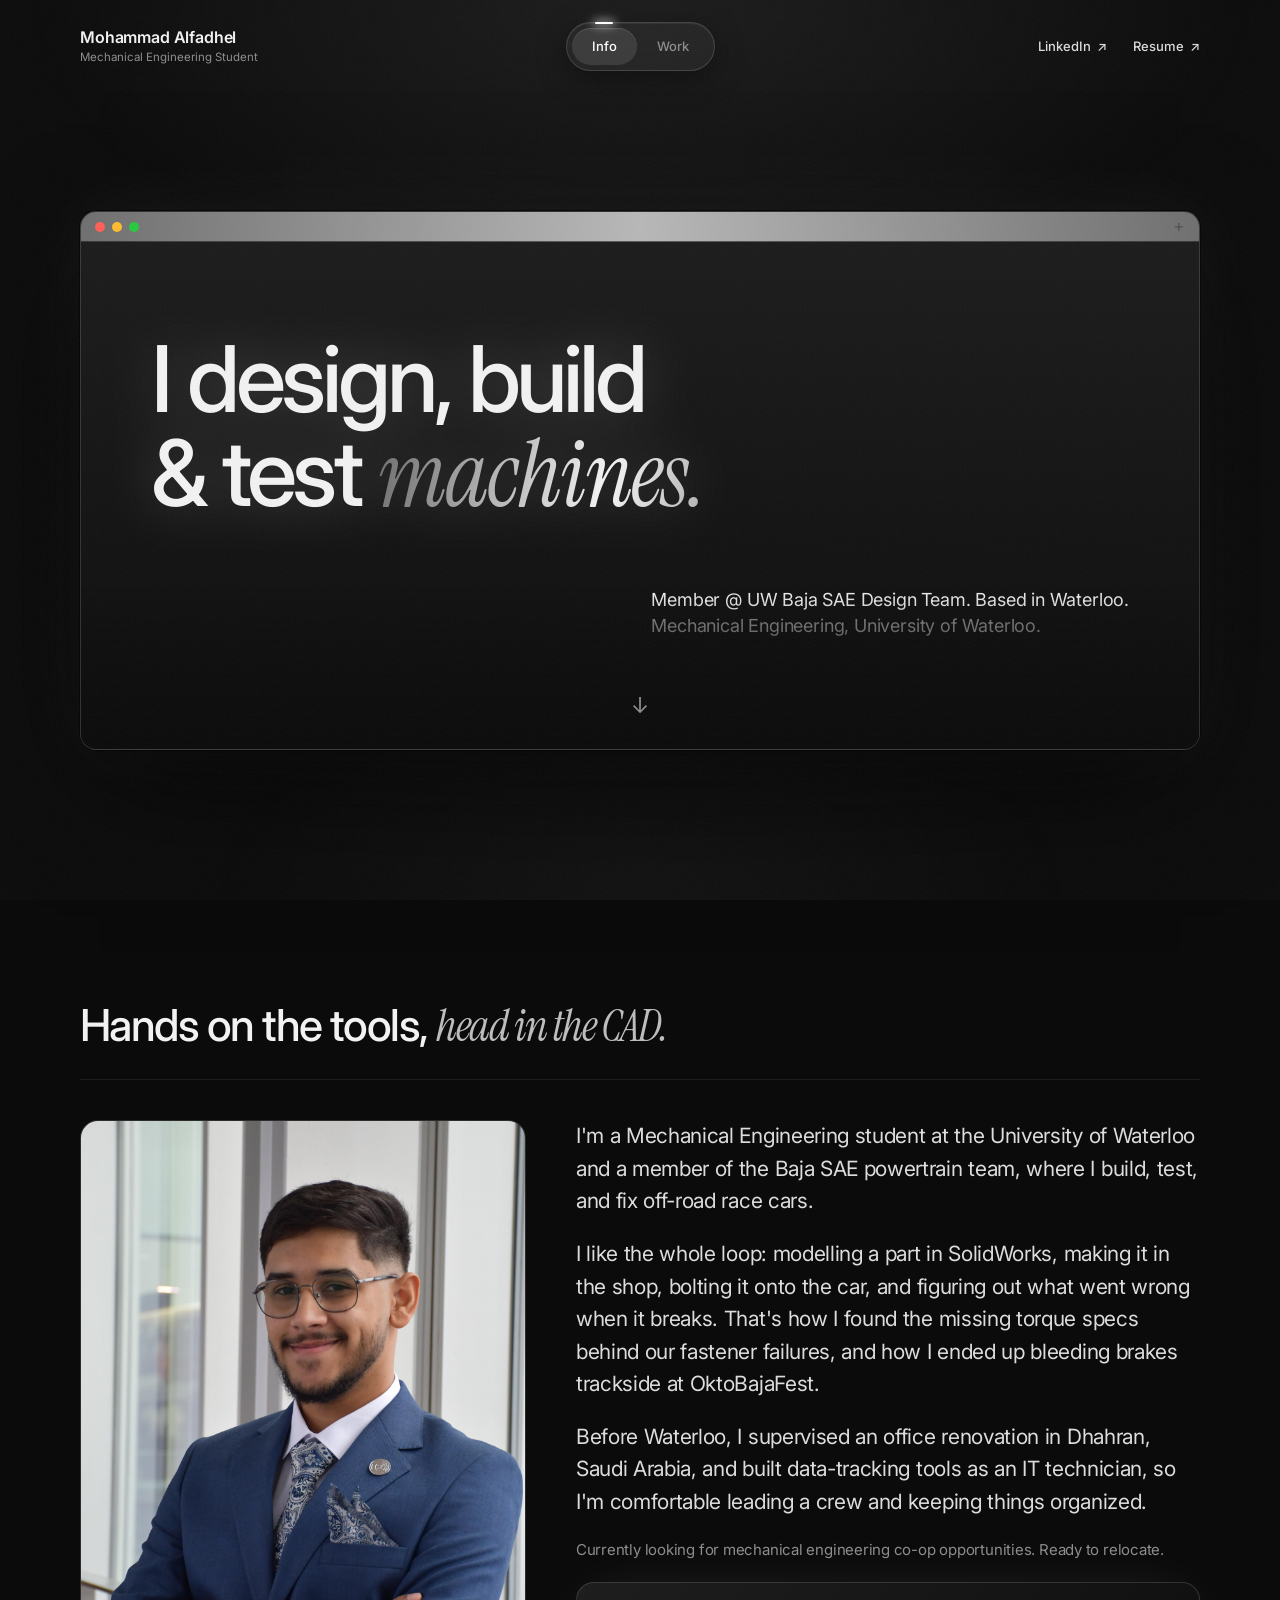
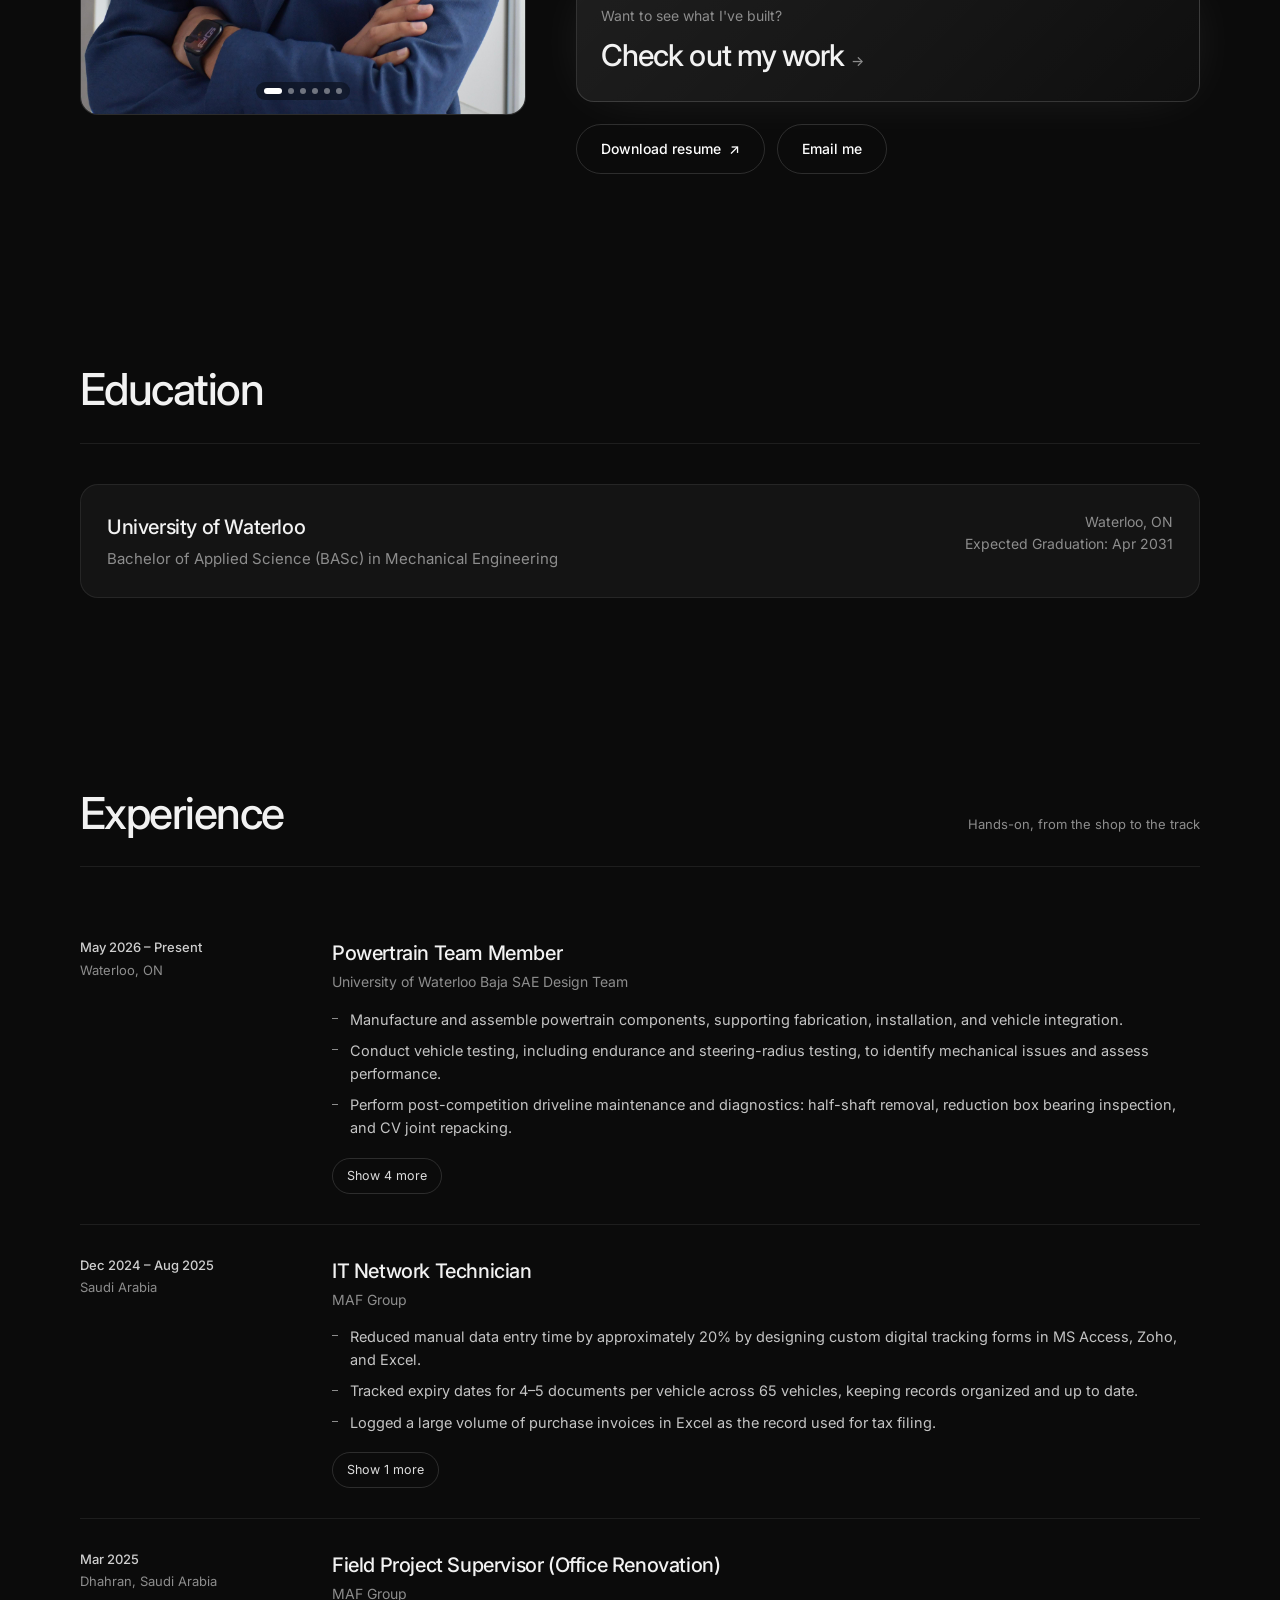
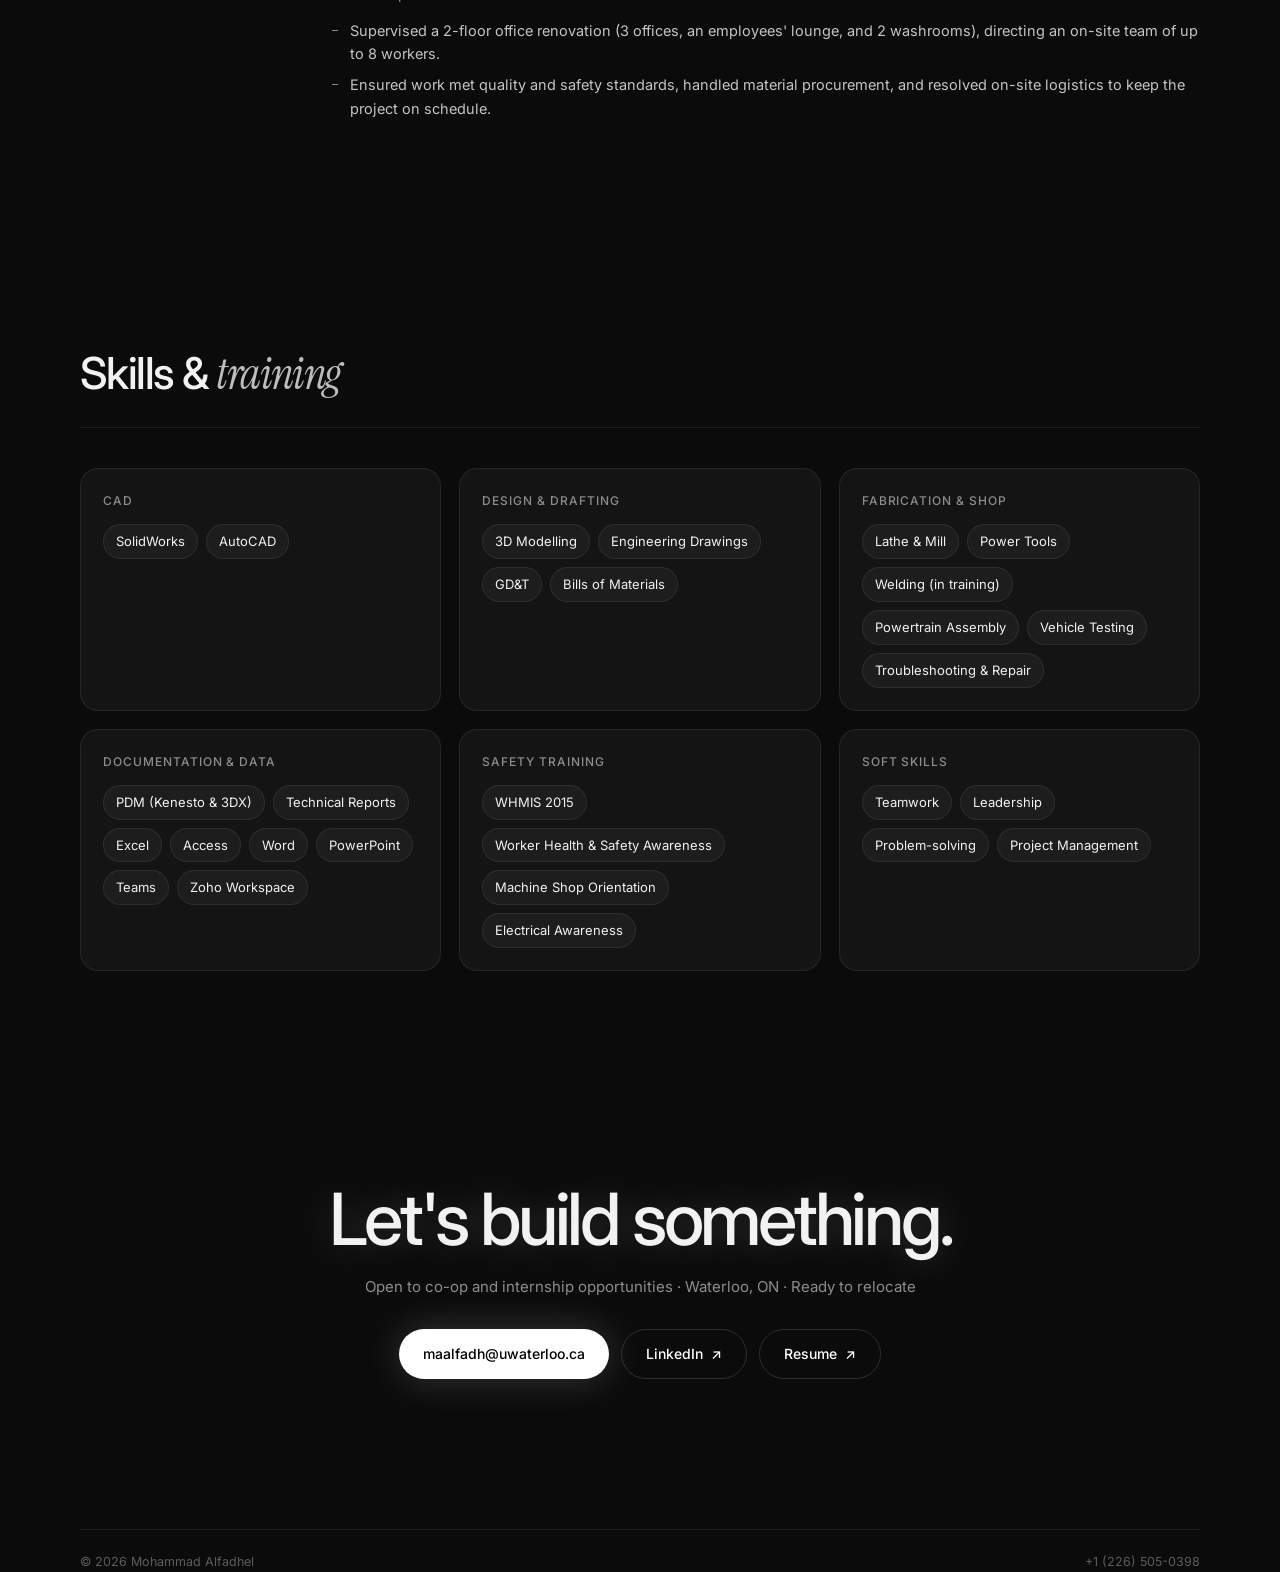
<file: index.html>
<!doctype html>
<html lang="en">
<head>
  <meta charset="utf-8">
  <meta name="viewport" content="width=device-width, initial-scale=1">
  <title>Mohammad Alfadhel — Mechanical Engineering</title>
  <meta name="description" content="Portfolio of Mohammad Alfadhel, Mechanical Engineering student at the University of Waterloo and member of the UW Baja SAE Design Team.">
  <link rel="icon" href="data:image/svg+xml,%3Csvg xmlns='http://www.w3.org/2000/svg' viewBox='0 0 32 32'%3E%3Crect width='32' height='32' rx='8' fill='%23111'/%3E%3Ctext x='16' y='22' font-family='Georgia' font-style='italic' font-size='18' fill='white' text-anchor='middle'%3EM%3C/text%3E%3C/svg%3E">
  <link rel="preconnect" href="https://fonts.googleapis.com">
  <link rel="preconnect" href="https://fonts.gstatic.com" crossorigin>
  <link href="https://fonts.googleapis.com/css2?family=Inter:wght@300;400;500;600&family=Instrument+Serif:ital@0;1&display=swap" rel="stylesheet">
  <link rel="stylesheet" href="css/style.css">
</head>
<body data-page="info">
  <header class="site-header" id="header"></header>

  <main>
    <section class="hero">
      <div class="wrap">
        <div class="browser">
          <div class="browser-bar"><i></i><i></i><i></i><b>+</b></div>
          <div class="browser-body">
            <h1 class="headline" id="hero-headline"></h1>
            <div class="hero-intro" id="hero-intro"></div>
          </div>
          <a class="scroll-cue" href="#about" aria-label="Scroll to about">↓</a>
        </div>
      </div>
    </section>

    <section id="about">
      <div class="wrap">
        <div class="section-head reveal"><h2>Hands on the tools, <em>head in the CAD.</em></h2></div>
        <div class="about">
          <div class="portrait reveal" id="portrait"></div>
          <div class="about-text reveal">
            <!-- Edit your bio here -->
            <p>I'm a Mechanical Engineering student at the University of Waterloo and a member of the Baja SAE powertrain team, where I build, test, and fix off-road race cars.</p>
            <p>I like the whole loop: modelling a part in SolidWorks, making it in the shop, bolting it onto the car, and figuring out what went wrong when it breaks. That's how I found the missing torque specs behind our fastener failures, and how I ended up bleeding brakes trackside at OktoBajaFest.</p>
            <p>Before Waterloo, I supervised an office renovation in Dhahran, Saudi Arabia, and built data-tracking tools as an IT technician, so I'm comfortable leading a crew and keeping things organized.</p>
            <p class="muted">Currently looking for mechanical engineering co-op opportunities. Ready to relocate.</p>

            <a class="work-cta" href="work.html">
              <span>Want to see what I've built?</span>
              <strong>Check out my work <span class="go">→</span></strong>
            </a>

            <div class="btn-row" style="justify-content:flex-start">
              <a class="btn ghost" href="resume.pdf" target="_blank" rel="noopener">Download resume <span class="arrow">↗</span></a>
              <a class="btn ghost" href="mailto:maalfadh@uwaterloo.ca">Email me</a>
            </div>
          </div>
        </div>
      </div>
    </section>

    <section>
      <div class="wrap">
        <div class="section-head reveal"><h2>Education</h2></div>
        <div class="edu reveal" id="edu"></div>
      </div>
    </section>

    <section>
      <div class="wrap">
        <div class="section-head reveal"><h2>Experience</h2><span>Hands-on, from the shop to the track</span></div>
        <div class="timeline" id="experience"></div>
      </div>
    </section>

    <section>
      <div class="wrap">
        <div class="section-head reveal"><h2>Skills &amp; <em>training</em></h2></div>
        <div class="skills" id="skills"></div>
      </div>
    </section>
  </main>

  <footer id="footer"></footer>

  <script src="js/data.js"></script>
  <script src="js/main.js"></script>
</body>
</html>
</file>
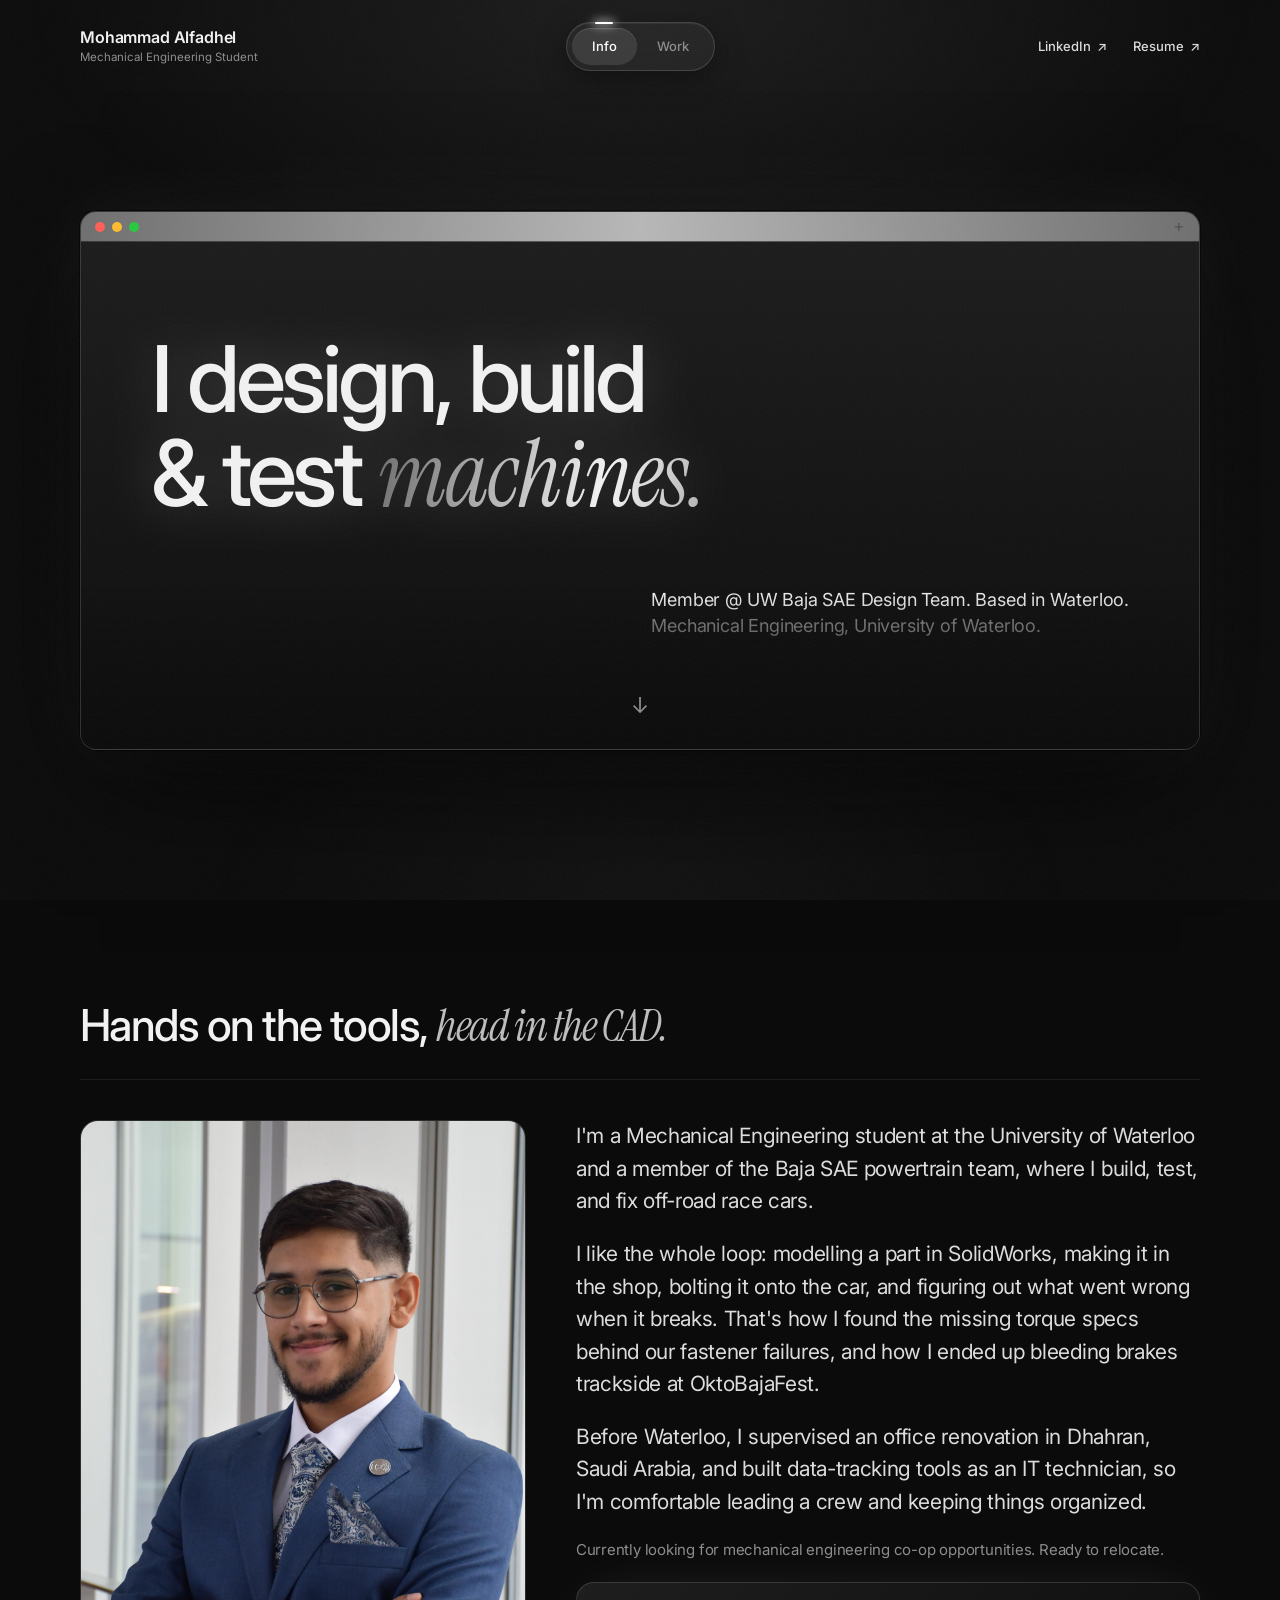
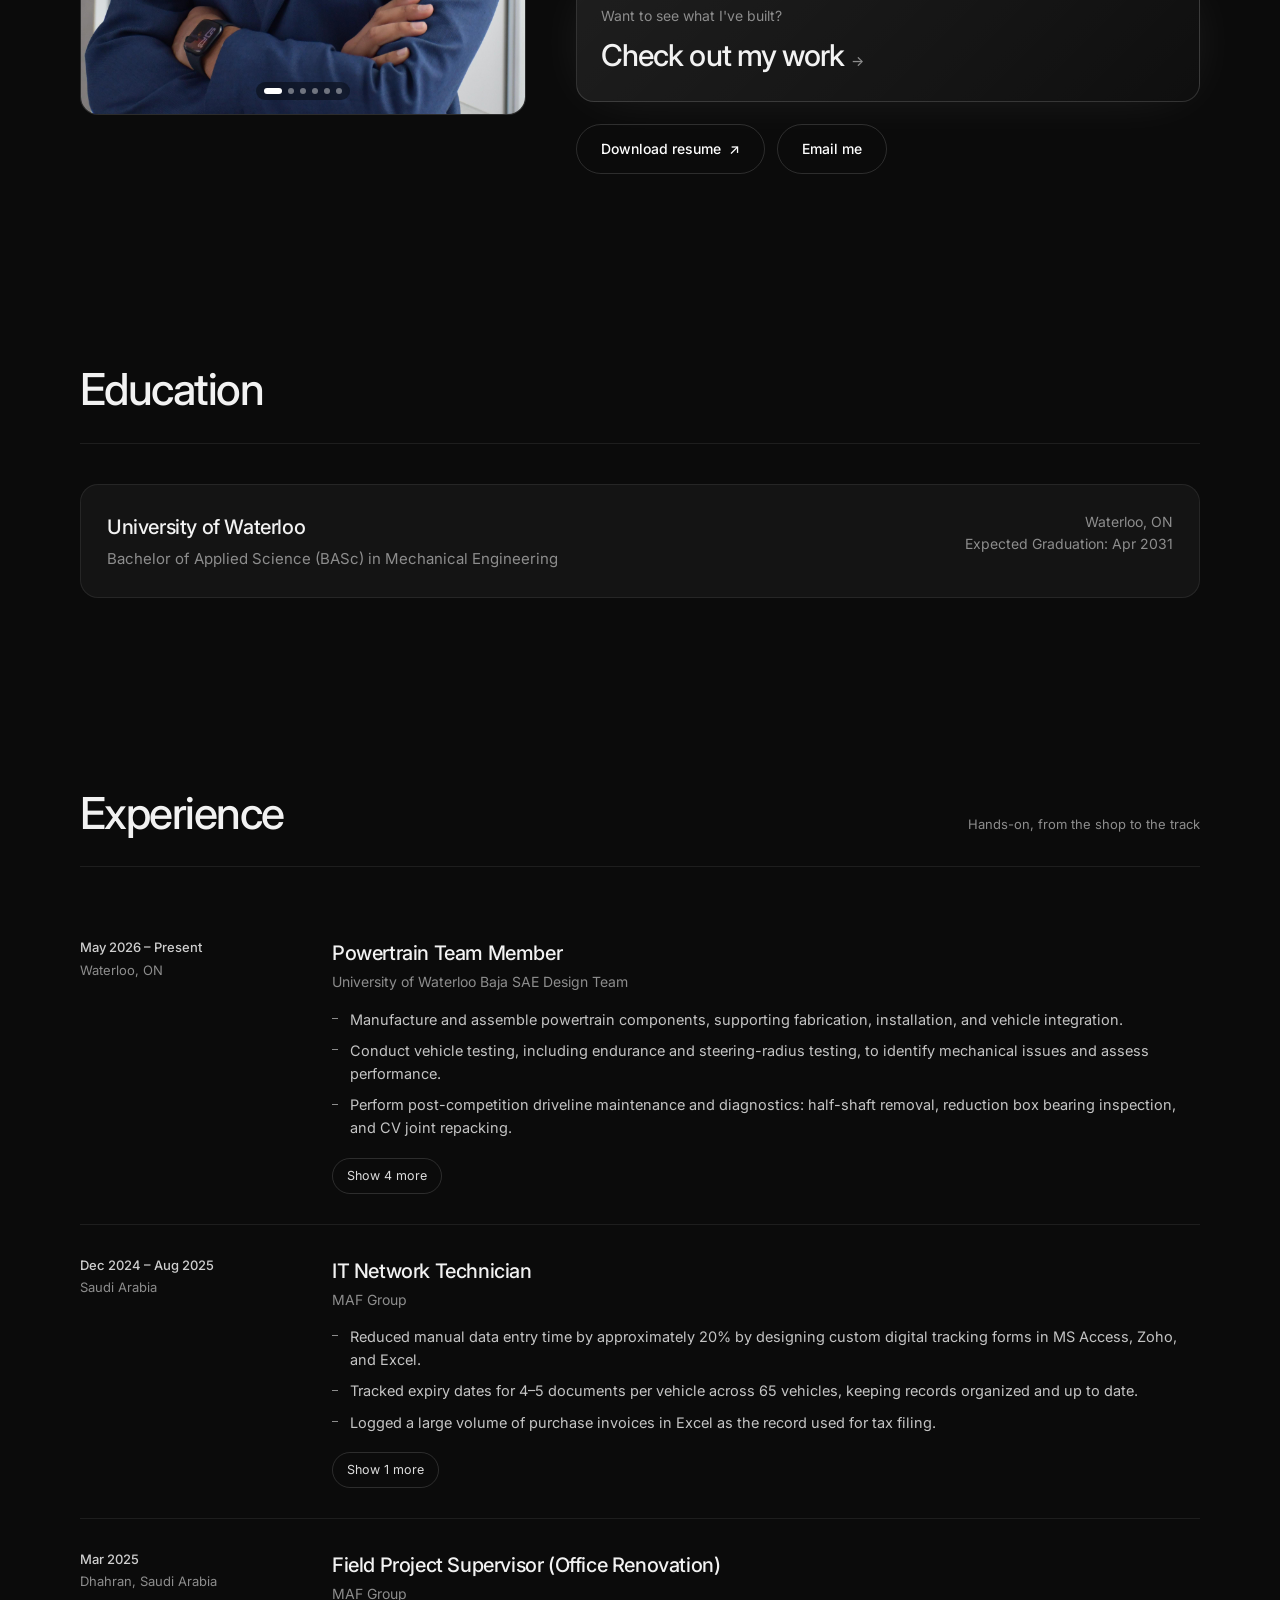
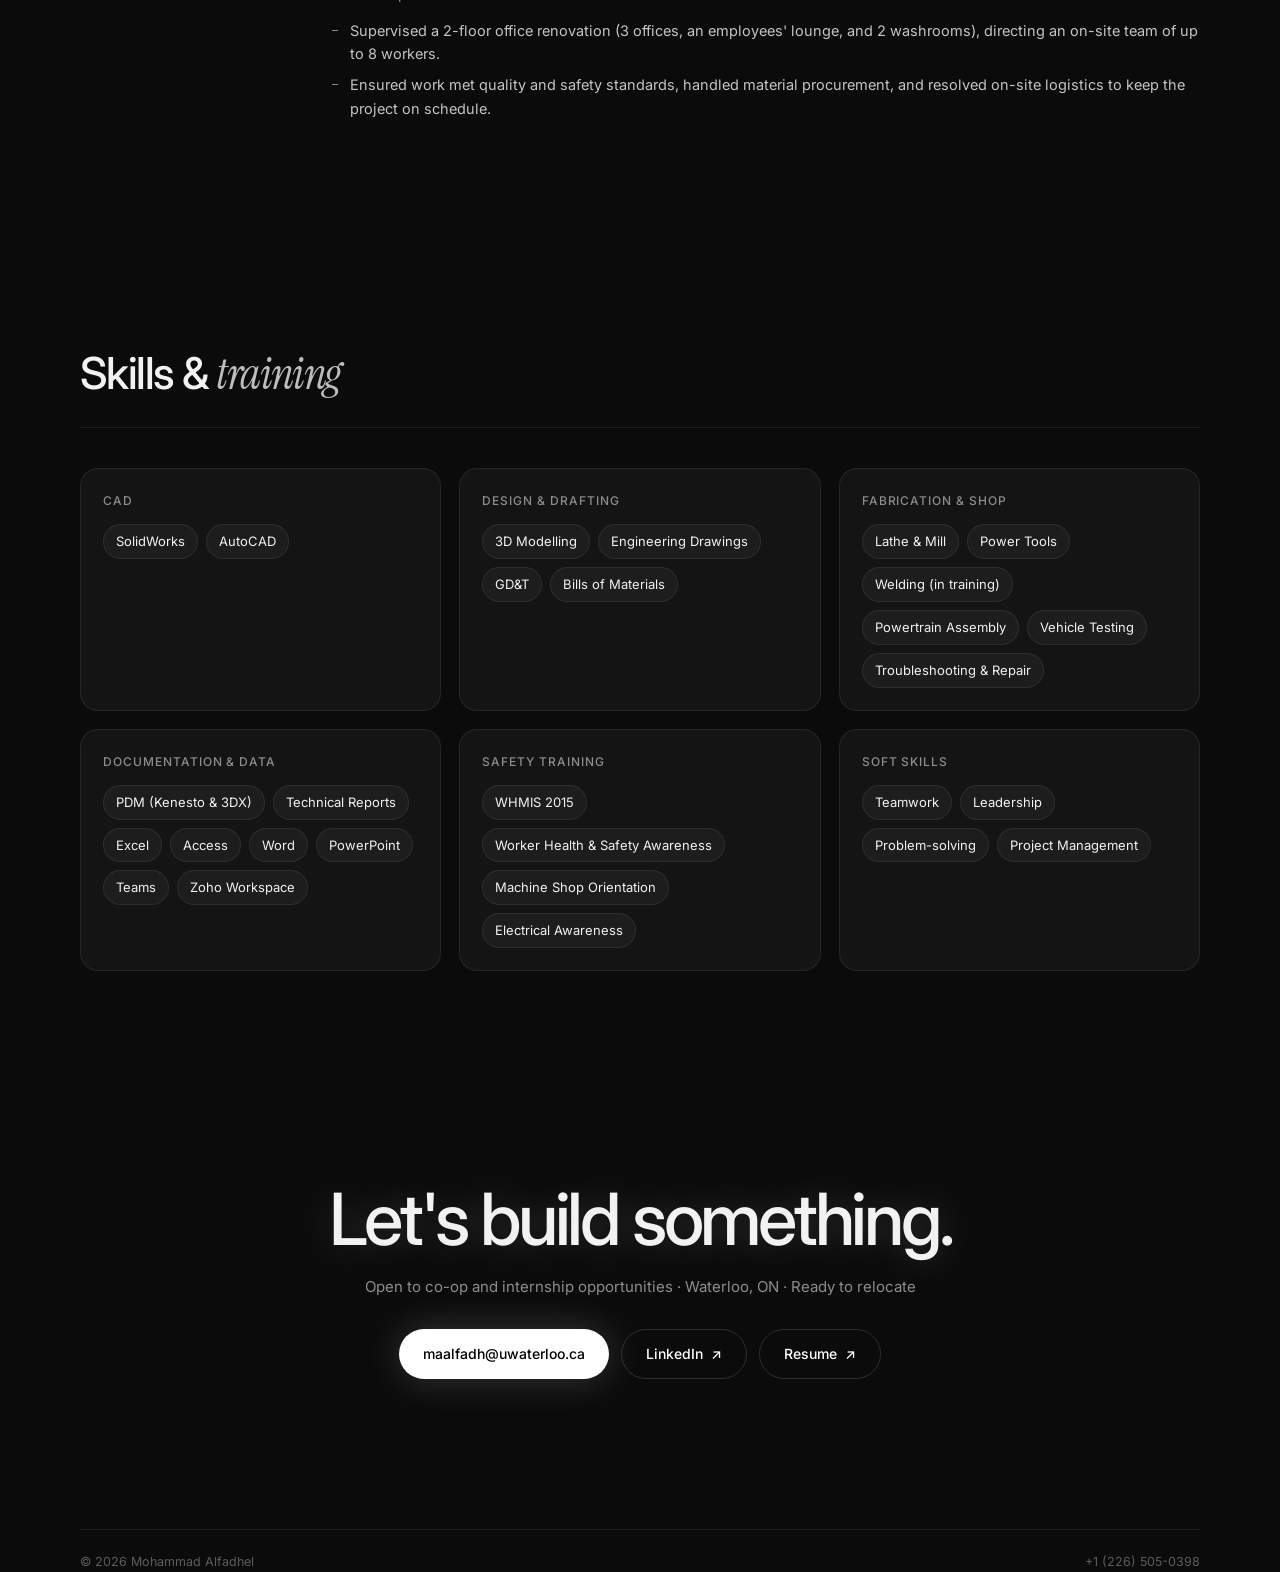
<file: info.html>
<!doctype html>
<!-- The Info page is now the home page (index.html). This file just forwards old links there. -->
<html lang="en">
<head>
  <meta charset="utf-8">
  <meta http-equiv="refresh" content="0; url=index.html">
  <link rel="canonical" href="index.html">
  <title>Mohammad Alfadhel</title>
</head>
<body style="background:#0b0b0b">
  <script>location.replace("index.html");</script>
</body>
</html>
</file>
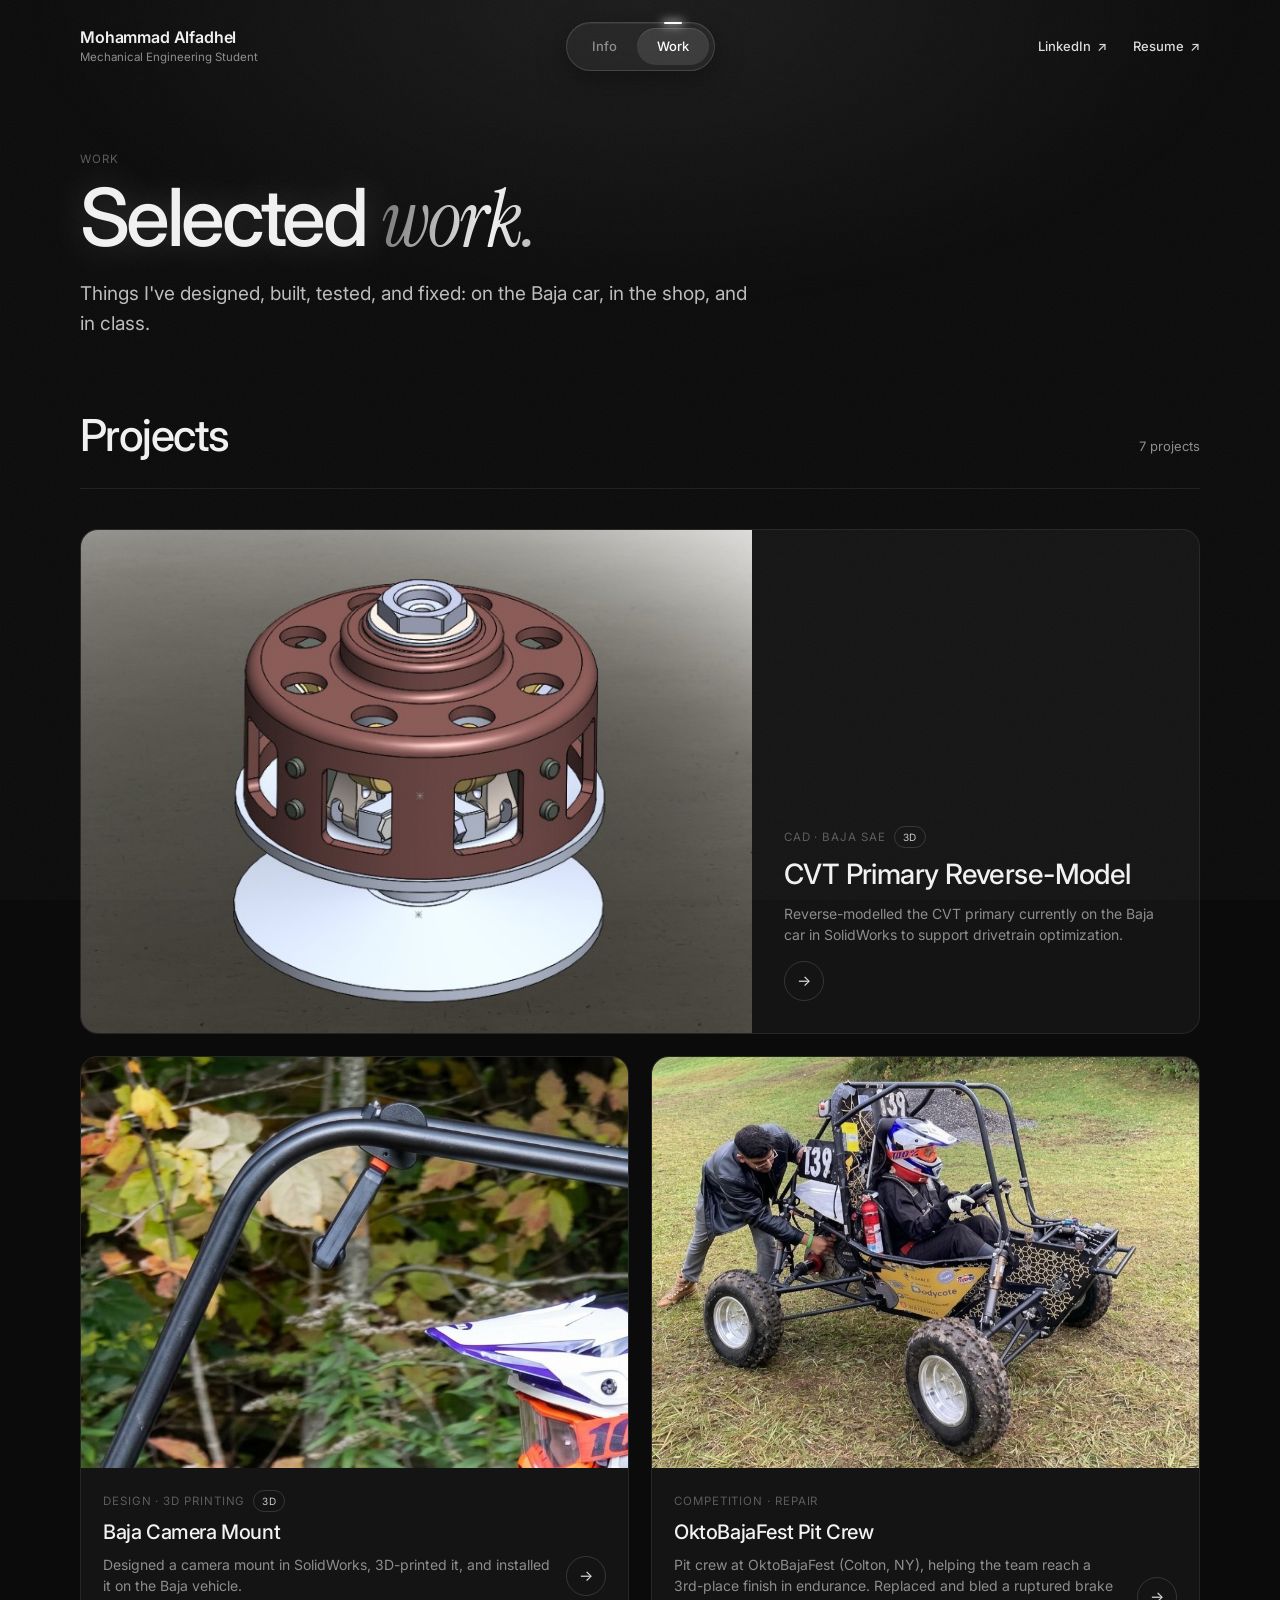
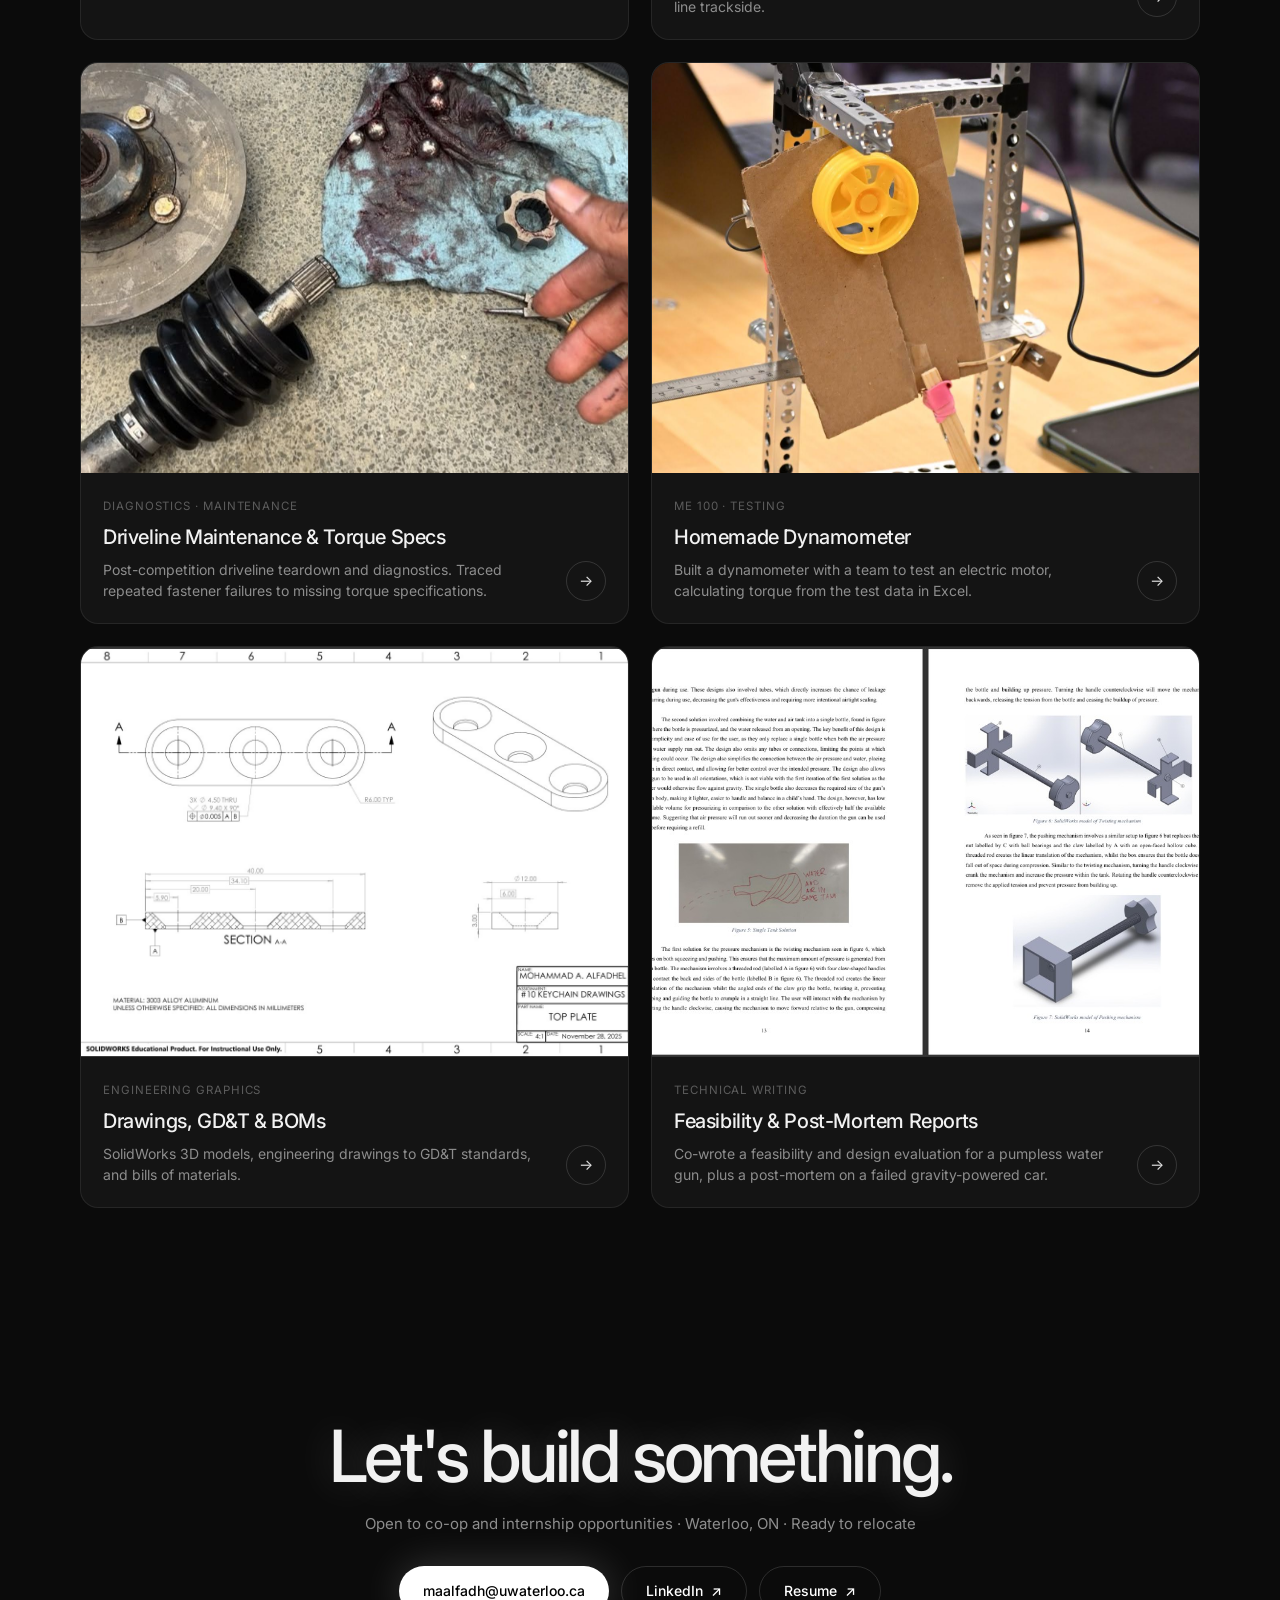
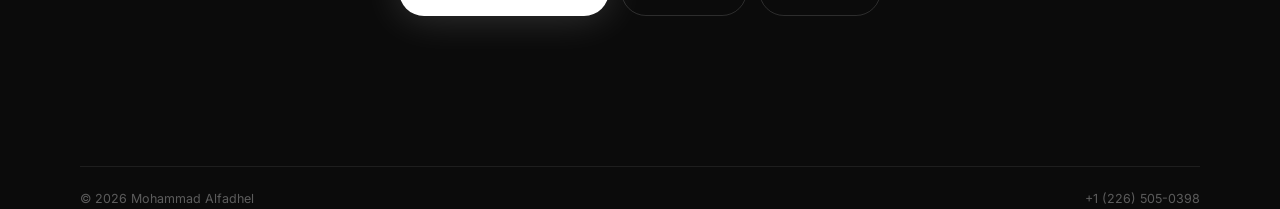
<file: work.html>
<!doctype html>
<html lang="en">
<head>
  <meta charset="utf-8">
  <meta name="viewport" content="width=device-width, initial-scale=1">
  <title>Work — Mohammad Alfadhel</title>
  <link rel="icon" href="data:image/svg+xml,%3Csvg xmlns='http://www.w3.org/2000/svg' viewBox='0 0 32 32'%3E%3Crect width='32' height='32' rx='8' fill='%23111'/%3E%3Ctext x='16' y='22' font-family='Georgia' font-style='italic' font-size='18' fill='white' text-anchor='middle'%3EM%3C/text%3E%3C/svg%3E">
  <link rel="preconnect" href="https://fonts.googleapis.com">
  <link rel="preconnect" href="https://fonts.gstatic.com" crossorigin>
  <link href="https://fonts.googleapis.com/css2?family=Inter:wght@300;400;500;600&family=Instrument+Serif:ital@0;1&display=swap" rel="stylesheet">
  <link rel="stylesheet" href="css/style.css">
</head>
<body data-page="work">
  <header class="site-header" id="header"></header>

  <main class="page-fade">
    <section class="project-hero wrap">
      <div class="tag reveal">Work</div>
      <h1 class="reveal">Selected <span class="accent">work.</span></h1>
      <p class="lead reveal">Things I've designed, built, tested, and fixed: on the Baja car, in the shop, and in class.</p>
    </section>

    <section style="padding-top:20px">
      <div class="wrap">
        <div class="section-head reveal"><h2>Projects</h2><span id="work-count"></span></div>
        <div class="grid" id="projects"></div>
      </div>
    </section>
  </main>

  <footer id="footer"></footer>

  <script src="js/data.js"></script>
  <script src="js/main.js"></script>
</body>
</html>
</file>
<file: css/style.css>
/* ================== Base ================== */
:root {
  --bg: #0b0b0b;
  --panel: #141414;
  --panel-2: #1a1a1a;
  --line: rgba(255, 255, 255, 0.08);
  --line-2: rgba(255, 255, 255, 0.14);
  --text: #f2f2f2;
  --muted: #8d8d8d;
  --dim: #5c5c5c;
  --radius: 18px;
  --sans: "Inter", system-ui, -apple-system, "Segoe UI", Roboto, sans-serif;
  --serif: "Instrument Serif", "Times New Roman", Georgia, serif;
  --ease: cubic-bezier(0.22, 1, 0.36, 1);
}

* { box-sizing: border-box; }
html { scroll-behavior: smooth; }
body {
  margin: 0;
  background: var(--bg);
  color: var(--text);
  font-family: var(--sans);
  font-size: 15px;
  line-height: 1.6;
  -webkit-font-smoothing: antialiased;
  overflow-x: hidden;
}
/* soft spotlight + grain */
body::before {
  content: "";
  position: fixed;
  inset: 0;
  pointer-events: none;
  z-index: -1;
  background:
    radial-gradient(ellipse 70% 50% at 50% 0%, rgba(255,255,255,0.07), transparent 70%),
    radial-gradient(ellipse 50% 40% at 50% 100%, rgba(255,255,255,0.03), transparent 70%);
}
body::after {
  content: "";
  position: fixed;
  inset: 0;
  pointer-events: none;
  z-index: 100;
  opacity: 0.05;
  background-image: url("data:image/svg+xml,%3Csvg xmlns='http://www.w3.org/2000/svg' width='160' height='160'%3E%3Cfilter id='n'%3E%3CfeTurbulence type='fractalNoise' baseFrequency='0.9' numOctaves='2' stitchTiles='stitch'/%3E%3C/filter%3E%3Crect width='100%25' height='100%25' filter='url(%23n)'/%3E%3C/svg%3E");
}
a { color: inherit; text-decoration: none; }
img { max-width: 100%; display: block; }
::selection { background: #fff; color: #000; }

.wrap { width: min(1120px, 100% - 48px); margin-inline: auto; }

/* ================== Header ================== */
.site-header {
  position: fixed;
  top: 0; left: 0; right: 0;
  z-index: 50;
  padding: 22px 0;
  transition: background 0.4s var(--ease), padding 0.4s var(--ease);
}
.site-header.scrolled {
  background: rgba(11, 11, 11, 0.7);
  backdrop-filter: blur(14px);
  -webkit-backdrop-filter: blur(14px);
  padding: 14px 0;
  border-bottom: 1px solid var(--line);
}
.header-inner {
  display: grid;
  grid-template-columns: 1fr auto 1fr;
  align-items: center;
  gap: 16px;
}
.brand { line-height: 1.25; }
.brand strong { display: block; font-weight: 600; font-size: 16px; letter-spacing: -0.01em; }
.brand span { font-size: 11.5px; color: var(--muted); }

.pill-nav {
  position: relative;
  display: flex;
  padding: 5px;
  border-radius: 999px;
  background: rgba(255, 255, 255, 0.05);
  border: 1px solid var(--line-2);
  box-shadow: inset 0 1px 0 rgba(255,255,255,0.06), 0 8px 30px rgba(0,0,0,0.4);
  backdrop-filter: blur(10px);
}
.pill-nav a {
  position: relative;
  z-index: 1;
  padding: 8px 20px;
  font-size: 13px;
  font-weight: 500;
  color: var(--muted);
  transition: color 0.3s;
}
.pill-nav a.active, .pill-nav a:hover { color: #fff; }
.pill-indicator {
  position: absolute;
  top: 5px; bottom: 5px;
  border-radius: 999px;
  background: rgba(255, 255, 255, 0.1);
  box-shadow: inset 0 1px 0 rgba(255,255,255,0.12);
  transition: left 0.45s var(--ease), width 0.45s var(--ease);
}
/* little glowing tick above the active tab, like the reference */
.pill-indicator::before {
  content: "";
  position: absolute;
  top: -6px; left: 50%;
  width: 18px; height: 2px;
  transform: translateX(-50%);
  border-radius: 2px;
  background: #fff;
  box-shadow: 0 0 10px 2px rgba(255,255,255,0.6);
}

.header-links { display: flex; justify-content: flex-end; gap: 26px; font-size: 13px; font-weight: 500; }
.header-links a { display: inline-flex; gap: 6px; align-items: center; color: #ddd; transition: color 0.2s; }
.header-links a:hover { color: #fff; }
.arrow { display: inline-block; transition: transform 0.3s var(--ease); }
a:hover .arrow { transform: translate(2px, -2px); }

/* ================== Hero ================== */
.hero {
  min-height: 100vh;
  display: flex;
  align-items: center;
  padding: 120px 0 60px;
}
.browser {
  position: relative;
  width: 100%;
  border-radius: 16px;
  background: linear-gradient(180deg, #1c1c1c, #121212 60%, #0e0e0e);
  border: 1px solid var(--line-2);
  box-shadow:
    0 0 0 1px rgba(0,0,0,0.6),
    0 40px 120px -20px rgba(0,0,0,0.9),
    0 0 80px -10px rgba(255,255,255,0.08);
  overflow: hidden;
  opacity: 0;
  transform: translateY(30px) scale(0.98);
  animation: rise 1.2s var(--ease) 0.15s forwards;
}
/* fade the bottom of the window into the page */
.browser::after {
  content: "";
  position: absolute;
  left: 0; right: 0; bottom: 0;
  height: 30%;
  background: linear-gradient(transparent, var(--bg));
  pointer-events: none;
}
.browser-bar {
  display: flex;
  align-items: center;
  gap: 7px;
  height: 30px;
  padding: 0 14px;
  background: linear-gradient(90deg, #6f6f6f, #b8b8b8 50%, #6f6f6f);
  border-bottom: 1px solid rgba(0,0,0,0.5);
}
.browser-bar i { width: 10px; height: 10px; border-radius: 50%; display: block; }
.browser-bar i:nth-child(1) { background: #ff5f57; }
.browser-bar i:nth-child(2) { background: #febc2e; }
.browser-bar i:nth-child(3) { background: #28c840; }
.browser-bar b { margin-left: auto; color: rgba(0,0,0,0.35); font-weight: 300; font-size: 18px; }

.browser-body { position: relative; padding: clamp(40px, 8vw, 90px) clamp(24px, 6vw, 70px) clamp(60px, 9vw, 110px); }

.headline {
  margin: 0;
  font-weight: 500;
  font-size: clamp(40px, 7.4vw, 92px);
  line-height: 1.02;
  letter-spacing: -0.045em;
  filter: drop-shadow(0 0 28px rgba(255,255,255,0.22));
}
.headline .line { display: block; overflow: hidden; padding-bottom: 0.08em; margin-bottom: -0.08em; }
.headline .line > span {
  display: inline-block;
  transform: translateY(105%);
  animation: lineUp 1.1s var(--ease) forwards;
}
.headline .line:nth-child(1) > span { animation-delay: 0.45s; }
.headline .line:nth-child(2) > span { animation-delay: 0.6s; }
.accent {
  font-family: var(--serif);
  font-style: italic;
  font-weight: 400;
  letter-spacing: -0.02em;
  padding-right: 0.08em;
  background: linear-gradient(100deg, #6b6b6b 0%, #f5f5f5 35%, #9a9a9a 55%, #e8e8e8 80%, #777 100%);
  background-size: 200% 100%;
  -webkit-background-clip: text;
  background-clip: text;
  color: transparent;
  text-shadow: none;
  animation: shine 6s linear infinite;
}

.hero-intro {
  margin: clamp(32px, 6vw, 64px) 0 0 auto;
  width: fit-content;
  max-width: 100%;
  font-size: clamp(15px, 1.5vw, 18px);
  line-height: 1.45;
  letter-spacing: -0.01em;
  opacity: 0;
  animation: fadeIn 1s var(--ease) 1s forwards;
}
.hero-intro p { margin: 0; }
.hero-intro .sub { color: var(--muted); }

.scroll-cue {
  position: absolute;
  left: 50%;
  bottom: 26px;
  z-index: 2;
  transform: translateX(-50%);
  color: var(--muted);
  font-size: 22px;
  opacity: 0;
  animation: fadeIn 1s 1.4s forwards, bob 2.2s ease-in-out 2s infinite;
}
.scroll-cue:hover { color: #fff; }

/* ================== Sections ================== */
section { padding: 90px 0; }
.section-head {
  display: flex;
  align-items: baseline;
  justify-content: space-between;
  gap: 16px;
  margin-bottom: 40px;
  padding-bottom: 18px;
  border-bottom: 1px solid var(--line);
}
.section-head h2 {
  margin: 0;
  font-size: clamp(28px, 4vw, 44px);
  font-weight: 500;
  letter-spacing: -0.035em;
}
.section-head h2 em { font-family: var(--serif); font-weight: 400; color: #bdbdbd; }
.section-head span { color: var(--muted); font-size: 13px; }

/* ================== Project cards ================== */
.grid {
  display: grid;
  grid-template-columns: repeat(2, 1fr);
  gap: 22px;
}
.card {
  --mx: 50%; --my: 50%;
  position: relative;
  display: block;
  border-radius: var(--radius);
  background: var(--panel);
  border: 1px solid var(--line);
  overflow: hidden;
  transition: transform 0.5s var(--ease), border-color 0.3s, box-shadow 0.5s var(--ease);
}
/* first project is featured: photo on the left, text on the right */
.card:first-child { grid-column: 1 / -1; display: grid; grid-template-columns: 1.5fr 1fr; }
.card:first-child .card-body { flex-direction: column; align-items: flex-start; justify-content: flex-end; padding: 32px; }
.card:first-child .card-body h3 { font-size: 28px; }
.card::before {
  content: "";
  position: absolute;
  inset: 0;
  z-index: 2;
  pointer-events: none;
  background: radial-gradient(400px circle at var(--mx) var(--my), rgba(255,255,255,0.09), transparent 45%);
  opacity: 0;
  transition: opacity 0.3s;
}
.card:hover { transform: translateY(-6px); border-color: var(--line-2); box-shadow: 0 30px 60px -20px rgba(0,0,0,0.8); }
.card:hover::before { opacity: 1; }
.card-media { aspect-ratio: 4 / 3; overflow: hidden; background: var(--panel-2); }
.card-media img, .card-media .ph { width: 100%; height: 100%; object-fit: cover; transition: transform 0.9s var(--ease); }
.card:hover .card-media img, .card:hover .card-media .ph { transform: scale(1.05); }
.card-body { padding: 20px 22px 22px; display: flex; justify-content: space-between; gap: 16px; align-items: flex-end; }
.card-body h3 { margin: 4px 0 6px; font-size: 20px; font-weight: 500; letter-spacing: -0.02em; }
.card-body p { margin: 0; color: var(--muted); font-size: 14px; line-height: 1.5; }
.tag { font-size: 11.5px; text-transform: uppercase; letter-spacing: 0.08em; color: var(--dim); }
.badge3d {
  display: inline-block;
  margin-left: 8px;
  padding: 2px 8px;
  border: 1px solid var(--line-2);
  border-radius: 99px;
  font-size: 10px;
  color: #ccc;
  letter-spacing: 0.05em;
}
.card-go {
  flex: none;
  width: 40px; height: 40px;
  border-radius: 50%;
  display: grid;
  place-items: center;
  border: 1px solid var(--line-2);
  color: #ddd;
  transition: background 0.3s, color 0.3s, transform 0.4s var(--ease);
}
.card:hover .card-go { background: #fff; color: #000; transform: rotate(-45deg); }

/* image placeholder (shown until a real photo is added) */
.ph {
  display: grid;
  place-items: center;
  align-content: center;
  gap: 6px;
  width: 100%;
  height: 100%;
  min-height: 140px;
  color: var(--dim);
  font-size: 12px;
  text-align: center;
  padding: 16px;
  background:
    repeating-linear-gradient(45deg, rgba(255,255,255,0.025) 0 1px, transparent 1px 14px),
    linear-gradient(160deg, #1d1d1d, #121212);
}
.ph svg { width: 28px; height: 28px; opacity: 0.6; }
.ph code { font-family: ui-monospace, Consolas, monospace; color: #7a7a7a; font-size: 11px; }

/* ================== Experience ================== */
.timeline { position: relative; }
.job {
  display: grid;
  grid-template-columns: 220px 1fr;
  gap: 32px;
  padding: 30px 0;
  border-bottom: 1px solid var(--line);
}
.job:last-child { border-bottom: 0; }
.job-meta { color: var(--muted); font-size: 13px; }
.job-meta .dates { color: #cfcfcf; font-weight: 500; display: block; margin-bottom: 2px; }
.job h3 { margin: 0; font-size: 20px; font-weight: 500; letter-spacing: -0.02em; }
.job .org { color: var(--muted); font-size: 14px; margin: 2px 0 14px; }
.job ul { margin: 0; padding: 0; list-style: none; }
.job li { position: relative; padding-left: 18px; margin: 8px 0; color: #c4c4c4; font-size: 14.5px; }
.job li::before { content: ""; position: absolute; left: 0; top: 0.72em; width: 6px; height: 1px; background: var(--muted); }
.job.collapsed li:nth-child(n+4) { display: none; }
.more-btn {
  margin-top: 10px;
  padding: 7px 14px;
  font: inherit;
  font-size: 12.5px;
  color: #ddd;
  background: transparent;
  border: 1px solid var(--line-2);
  border-radius: 99px;
  cursor: pointer;
  transition: background 0.2s;
}
.more-btn:hover { background: rgba(255,255,255,0.08); }

/* ================== Skills ================== */
.skills { display: grid; grid-template-columns: repeat(3, 1fr); gap: 18px; }
.skill-group {
  padding: 22px;
  border-radius: var(--radius);
  background: var(--panel);
  border: 1px solid var(--line);
}
.skill-group h4 { margin: 0 0 14px; font-size: 12px; font-weight: 500; text-transform: uppercase; letter-spacing: 0.08em; color: var(--muted); }
.chips { display: flex; flex-wrap: wrap; gap: 8px; }
.chip {
  padding: 6px 12px;
  border-radius: 99px;
  font-size: 13px;
  background: rgba(255,255,255,0.04);
  border: 1px solid var(--line);
  transition: background 0.25s, border-color 0.25s, transform 0.25s var(--ease);
}
.chip:hover { background: rgba(255,255,255,0.1); border-color: var(--line-2); transform: translateY(-2px); }

/* ================== Footer / contact ================== */
.contact { text-align: center; padding: 120px 0 60px; }
.contact h2 {
  margin: 0 0 18px;
  font-size: clamp(36px, 6vw, 72px);
  font-weight: 500;
  letter-spacing: -0.045em;
  line-height: 1.05;
  text-shadow: 0 0 40px rgba(255,255,255,0.2);
}
.contact p { color: var(--muted); margin: 0 0 30px; }
.btn {
  display: inline-flex;
  align-items: center;
  gap: 8px;
  padding: 13px 24px;
  border-radius: 99px;
  font-weight: 500;
  font-size: 14px;
  background: #fff;
  color: #000;
  box-shadow: 0 0 40px rgba(255,255,255,0.18);
  transition: transform 0.3s var(--ease), box-shadow 0.3s;
}
.btn:hover { transform: translateY(-2px); box-shadow: 0 0 60px rgba(255,255,255,0.3); }
.btn.ghost { background: transparent; color: #fff; border: 1px solid var(--line-2); box-shadow: none; }
.btn.ghost:hover { background: rgba(255,255,255,0.06); }
.btn-row { display: flex; gap: 12px; justify-content: center; flex-wrap: wrap; }
.footer-bar {
  display: flex;
  justify-content: space-between;
  gap: 16px;
  flex-wrap: wrap;
  margin-top: 90px;
  padding-top: 22px;
  border-top: 1px solid var(--line);
  color: var(--dim);
  font-size: 12.5px;
}
.footer-bar a:hover { color: #fff; }

/* ================== Project page ================== */
.project-hero { padding: 150px 0 40px; }
.back { display: inline-flex; gap: 8px; color: var(--muted); font-size: 13px; margin-bottom: 30px; transition: color 0.2s; }
.back:hover { color: #fff; }
.project-hero h1 {
  margin: 8px 0 18px;
  font-size: clamp(38px, 6.5vw, 80px);
  font-weight: 500;
  letter-spacing: -0.045em;
  line-height: 1.02;
  text-shadow: 0 0 40px rgba(255,255,255,0.2);
}
.project-hero .lead { max-width: 680px; color: #bdbdbd; font-size: clamp(16px, 1.6vw, 19px); margin: 0; }
.facts {
  display: grid;
  grid-template-columns: repeat(3, 1fr);
  margin: 46px 0 0;
  border-top: 1px solid var(--line);
  border-bottom: 1px solid var(--line);
}
.facts div { padding: 18px 0; }
.facts div + div { padding-left: 24px; border-left: 1px solid var(--line); }
.facts dt { font-size: 11.5px; text-transform: uppercase; letter-spacing: 0.08em; color: var(--dim); margin-bottom: 4px; }
.facts dd { margin: 0; font-size: 14.5px; }
/* project photos are shown whole (never cropped), whatever their shape */
.project-cover { margin: 40px 0 0; border-radius: var(--radius); overflow: hidden; border: 1px solid var(--line); background: var(--panel-2); display: flex; justify-content: center; }
.project-cover img { width: auto; max-width: 100%; height: auto; max-height: 80vh; }
.project-cover .ph { aspect-ratio: 16 / 9; }

.story { padding: 70px 0 20px; }
.story-row {
  display: grid;
  grid-template-columns: 220px 1fr;
  gap: 32px;
  padding: 30px 0;
  border-top: 1px solid var(--line);
}
.story-row h3 { margin: 0; font-size: 13px; font-weight: 500; text-transform: uppercase; letter-spacing: 0.08em; color: var(--muted); }
.story-row h3 span { color: var(--dim); margin-right: 10px; }
.story-row p { margin: 0; font-size: clamp(17px, 1.8vw, 22px); line-height: 1.5; letter-spacing: -0.015em; color: #e6e6e6; }

.gallery { columns: 2; column-gap: 18px; }
.gallery figure { margin: 0 0 18px; break-inside: avoid; border-radius: 14px; overflow: hidden; border: 1px solid var(--line); background: var(--panel-2); }
.gallery img { width: 100%; height: auto; }
.gallery .ph { aspect-ratio: 4 / 3; }

/* 3D viewer */
.viewer {
  position: relative;
  border-radius: var(--radius);
  overflow: hidden;
  border: 1px solid var(--line-2);
  aspect-ratio: 16 / 9;
  background: radial-gradient(ellipse at 50% 40%, #262626, #0d0d0d 75%);
  box-shadow: 0 0 80px -20px rgba(255,255,255,0.08);
}
.viewer canvas { display: block; width: 100% !important; height: 100% !important; cursor: grab; touch-action: none; }
.viewer canvas:active { cursor: grabbing; }
.viewer-hint {
  position: absolute;
  left: 50%; bottom: 16px;
  transform: translateX(-50%);
  padding: 6px 14px;
  border-radius: 99px;
  font-size: 12px;
  color: #bbb;
  background: rgba(0,0,0,0.5);
  border: 1px solid var(--line);
  backdrop-filter: blur(8px);
  pointer-events: none;
  white-space: nowrap;
  transition: opacity 0.5s;
}
.viewer-msg { position: absolute; inset: 0; display: grid; place-items: center; text-align: center; padding: 20px; color: var(--muted); font-size: 14px; }
.viewer-msg strong { display: block; color: #ddd; font-weight: 500; margin-bottom: 6px; font-size: 16px; }
.viewer-reset {
  position: absolute;
  top: 14px; right: 14px;
  padding: 6px 12px;
  font: inherit;
  font-size: 12px;
  color: #ddd;
  background: rgba(0,0,0,0.5);
  border: 1px solid var(--line-2);
  border-radius: 99px;
  cursor: pointer;
}
.viewer-reset:hover { background: rgba(255,255,255,0.1); }

.pager { display: grid; grid-template-columns: 1fr 1fr; gap: 18px; padding: 70px 0 0; }
.pager a {
  padding: 24px;
  border-radius: var(--radius);
  border: 1px solid var(--line);
  background: var(--panel);
  transition: border-color 0.3s, transform 0.4s var(--ease);
}
.pager a:hover { border-color: var(--line-2); transform: translateY(-4px); }
.pager a.next { text-align: right; }
.pager small { color: var(--dim); text-transform: uppercase; letter-spacing: 0.08em; font-size: 11px; }
.pager strong { display: block; margin-top: 6px; font-weight: 500; font-size: 18px; letter-spacing: -0.02em; }

/* ================== Info page ================== */
.about { display: grid; grid-template-columns: 1fr 1.4fr; gap: 50px; align-items: start; }
.portrait { position: relative; border-radius: var(--radius); overflow: hidden; border: 1px solid var(--line); aspect-ratio: 3 / 4; background: var(--panel-2); }
.portrait .ph { width: 100%; height: 100%; }
.portrait img {
  position: absolute;
  inset: 0;
  width: 100%;
  height: 100%;
  object-fit: cover;
  opacity: 0;
  transform: scale(1.06);
  transition: opacity 1s var(--ease), transform 4s ease-out;
}
.portrait img.on { opacity: 1; transform: scale(1); }
.portrait-dots {
  position: absolute;
  left: 50%; bottom: 14px;
  translate: -50% 0;
  display: flex;
  gap: 6px;
  padding: 6px 8px;
  border-radius: 99px;
  background: rgba(0,0,0,0.4);
  backdrop-filter: blur(8px);
}
.portrait-dots button {
  width: 6px; height: 6px;
  padding: 0;
  border: 0;
  border-radius: 99px;
  background: rgba(255,255,255,0.4);
  cursor: pointer;
  transition: width 0.4s var(--ease), background 0.3s;
}
.portrait-dots button.on { width: 18px; background: #fff; }

.work-cta {
  display: flex;
  flex-direction: column;
  gap: 4px;
  margin: 8px 0 22px;
  padding: 22px 24px;
  border-radius: var(--radius);
  background: linear-gradient(135deg, rgba(255,255,255,0.08), rgba(255,255,255,0.02));
  border: 1px solid var(--line-2);
  box-shadow: 0 0 60px -20px rgba(255,255,255,0.15);
  transition: border-color 0.3s, transform 0.4s var(--ease), box-shadow 0.4s;
}
.work-cta span { color: var(--muted); font-size: 14px; }
.work-cta strong { font-size: clamp(22px, 2.6vw, 30px); font-weight: 500; letter-spacing: -0.03em; }
.work-cta .go { display: inline-block; transition: transform 0.4s var(--ease); }
.work-cta:hover { border-color: rgba(255,255,255,0.3); transform: translateY(-3px); box-shadow: 0 0 80px -20px rgba(255,255,255,0.25); }
.work-cta:hover .go { transform: translateX(6px); }
.about-text p { font-size: clamp(17px, 1.7vw, 21px); line-height: 1.55; letter-spacing: -0.015em; color: #dcdcdc; margin: 0 0 20px; }
.about-text p.muted { color: var(--muted); font-size: 15px; }
.edu {
  display: flex;
  justify-content: space-between;
  gap: 20px;
  flex-wrap: wrap;
  padding: 26px;
  border-radius: var(--radius);
  background: var(--panel);
  border: 1px solid var(--line);
}
.edu h3 { margin: 0 0 4px; font-weight: 500; font-size: 20px; letter-spacing: -0.02em; }
.edu p { margin: 0; color: var(--muted); }
.edu .right { text-align: right; color: var(--muted); font-size: 14px; }

/* ================== Scroll reveal ================== */
.reveal { opacity: 0; transform: translateY(36px); transition: opacity 1s var(--ease), transform 1s var(--ease); transition-delay: var(--d, 0s); }
.reveal.in { opacity: 1; transform: none; }

/* page fade */
.page-fade { animation: fadeIn 0.6s var(--ease); }
body.leaving main, body.leaving footer { opacity: 0; transform: translateY(-10px); transition: opacity 0.35s, transform 0.35s; }

@keyframes rise { to { opacity: 1; transform: none; } }
@keyframes lineUp { to { transform: none; } }
@keyframes fadeIn { from { opacity: 0; } to { opacity: 1; } }
@keyframes bob { 0%, 100% { transform: translate(-50%, 0); } 50% { transform: translate(-50%, 8px); } }
@keyframes shine { to { background-position: -200% 0; } }

/* ================== Responsive ================== */
@media (max-width: 860px) {
  .grid, .skills, .card:first-child { grid-template-columns: 1fr; }
  .gallery { columns: 1; }
  .card:first-child .card-body { flex-direction: row; align-items: flex-end; padding: 20px 22px 22px; }
  .card:first-child .card-body h3 { font-size: 20px; }
  .job, .story-row, .about { grid-template-columns: 1fr; gap: 10px; }
  .about { gap: 30px; }
  .portrait { max-width: 360px; }
  .facts { grid-template-columns: 1fr; }
  .facts div + div { padding-left: 0; border-left: 0; border-top: 1px solid var(--line); }
  .viewer { aspect-ratio: 4 / 3; }
}
@media (max-width: 640px) {
  .wrap { width: calc(100% - 32px); }
  .header-inner { grid-template-columns: 1fr auto; }
  .header-links { display: none; }
  .brand span { display: none; }
  .pill-nav a { padding: 7px 14px; }
  .hero { min-height: auto; padding-top: 100px; }
  .browser-body { padding-bottom: 80px; }
  .hero-intro { margin-left: 0; }
  section { padding: 64px 0; }
  .pager { grid-template-columns: 1fr; }
  .edu .right { text-align: left; }
  .card-body { padding: 16px 18px 18px; }
}

@media (prefers-reduced-motion: reduce) {
  *, *::before, *::after { animation-duration: 0.01ms !important; animation-delay: 0s !important; transition-duration: 0.01ms !important; }
  .reveal { opacity: 1; transform: none; }
  .headline .line > span, .browser, .hero-intro, .scroll-cue { opacity: 1; transform: none; }
  html { scroll-behavior: auto; }
}
</file>
